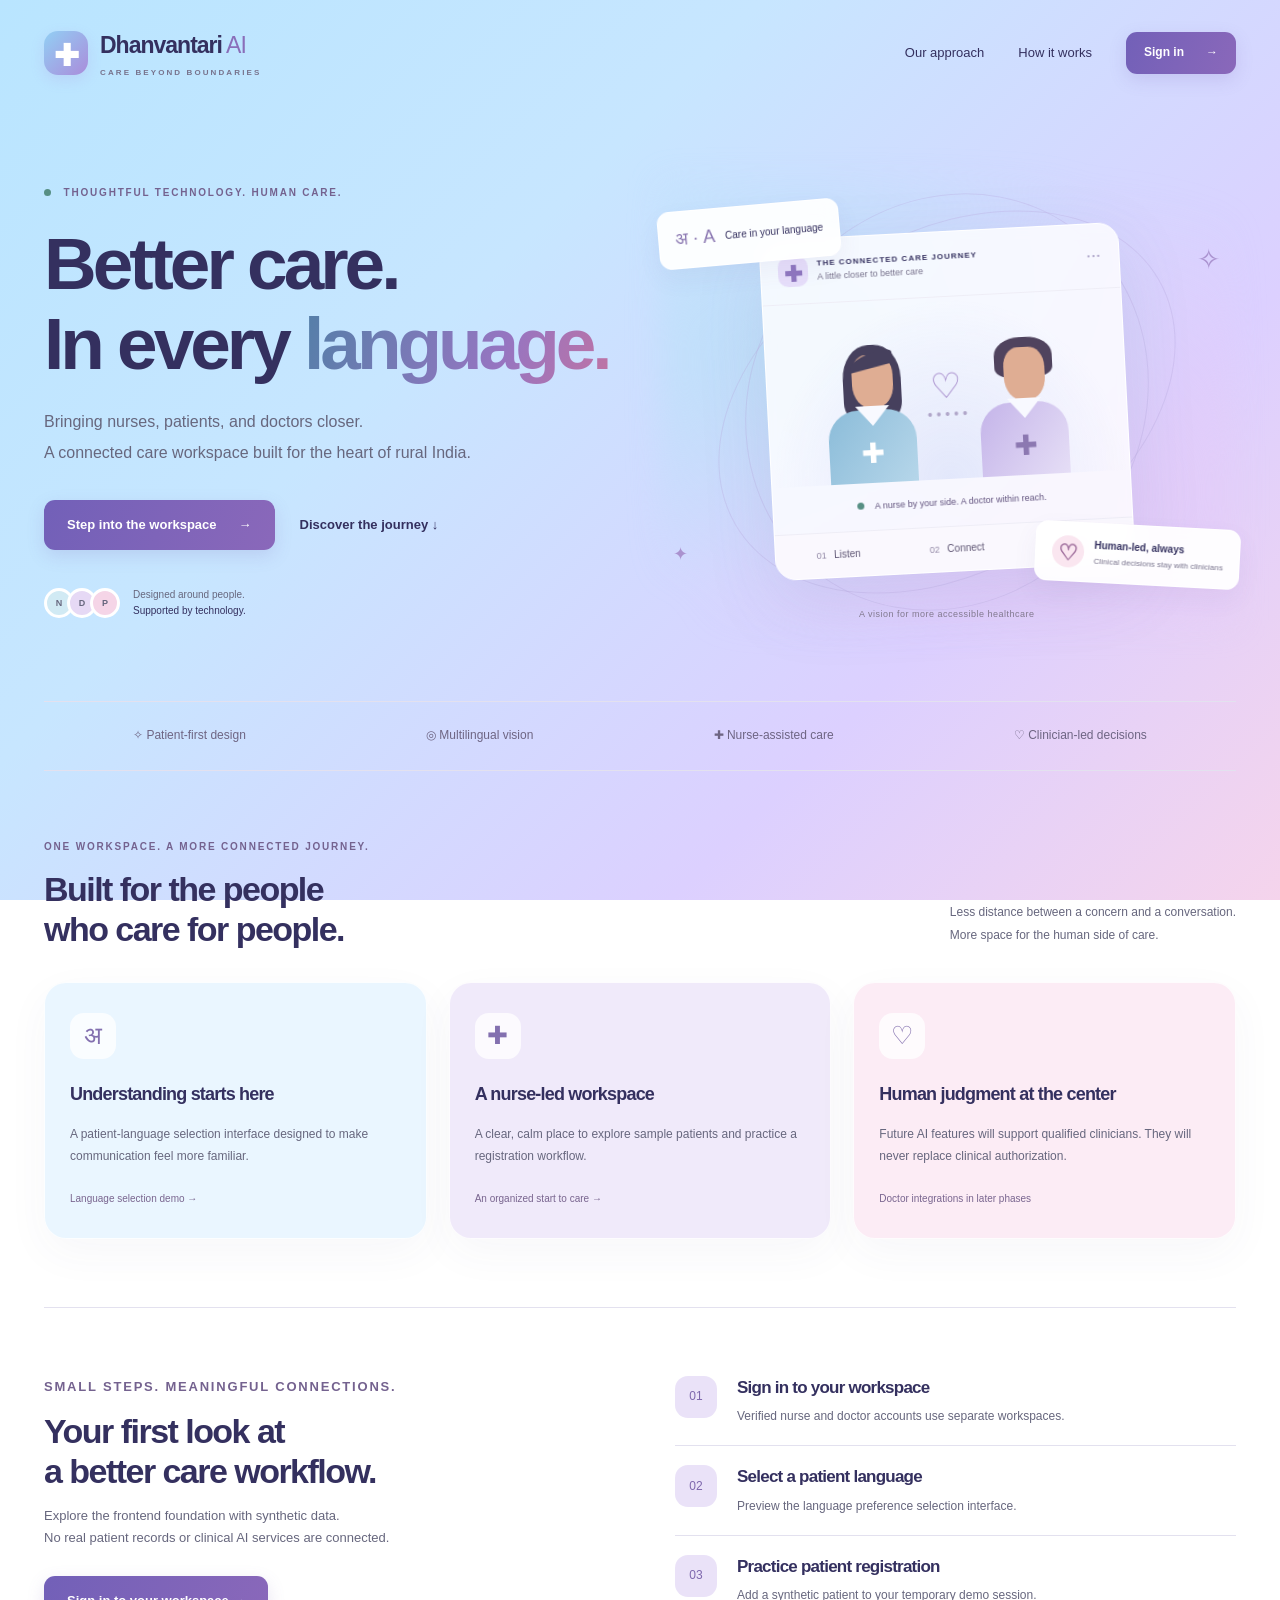
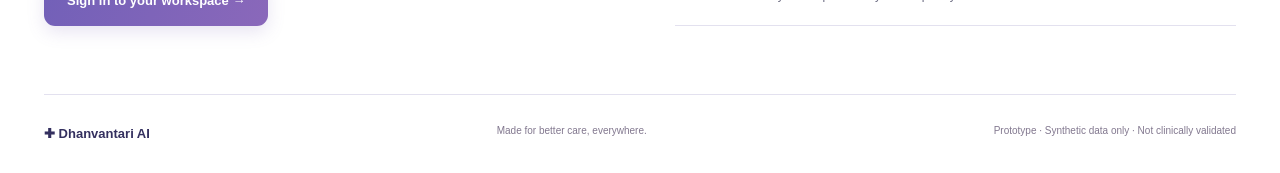
<file: frontend/index.html>
<!doctype html>
<html lang="en">
  <head>
    <meta charset="utf-8" />
    <meta name="viewport" content="width=device-width,initial-scale=1" />
    <meta name="theme-color" content="#EAF6FF" />
    <title>Care beyond boundaries · Dhanvantari AI</title>
    <link rel="icon" href="assets/favicon.svg" type="image/svg+xml" />
    <link rel="stylesheet" href="assets/css/styles.css" />
    <script type="module" src="assets/js/app.js"></script>
  </head>
  <body>
    <a class="skip-link" href="#main">Skip to content</a>
    <header class="header">
      <a class="brand" href="index.html"
        ><span class="brand-icon">✚</span
        ><span
          >Dhanvantari<span class="brand-ai"> AI</span
          ><small>CARE BEYOND BOUNDARIES</small></span
        ></a
      ><button
        class="menu-toggle"
        aria-label="Toggle navigation"
        aria-expanded="false"
        aria-controls="navigation"
      >
        ☰
      </button>
      <nav id="navigation" aria-label="Main navigation">
        <a href="index.html#approach">Our approach</a
        ><a href="index.html#journey">How it works</a
        ><a href="login.html" class="button small"
          >Sign in <span aria-hidden="true">→</span></a
        >
      </nav>
    </header>
    <main id="main">
      <section class="hero">
        <div class="hero-copy">
          <div class="eyebrow">
            <span class="status-dot"></span> THOUGHTFUL TECHNOLOGY. HUMAN CARE.
          </div>
          <h1>
            Better care.<br />In every
            <span class="gradient-text">language.</span>
          </h1>
          <p class="lead">
            Bringing nurses, patients, and doctors closer.<br />A connected care
            workspace built for the heart of rural India.
          </p>
          <div class="hero-actions">
            <a class="button" href="login.html"
              >Step into the workspace <span aria-hidden="true">→</span></a
            ><a class="secondary-link" href="#journey"
              >Discover the journey <span aria-hidden="true">↓</span></a
            >
          </div>
          <div class="hero-note">
            <span class="avatar-stack"><b>N</b><b>D</b><b>P</b></span
            ><span
              >Designed around people.<br /><strong
                >Supported by technology.</strong
              ></span
            >
          </div>
        </div>
        <div
          class="hero-art"
          aria-label="Illustration of a connected nurse and doctor care workspace"
        >
          <div class="orbit orbit-one"></div>
          <div class="orbit orbit-two"></div>
          <span class="spark spark-one">✧</span
          ><span class="spark spark-two">✦</span>
          <div class="floating-chip language-chip">
            <span>अ · A</span> Care in your language
          </div>
          <div class="care-preview">
            <div class="preview-top">
              <span class="mini-icon">✚</span
              ><span
                >THE CONNECTED CARE JOURNEY<small
                  >A little closer to better care</small
                ></span
              ><span class="dots">•••</span>
            </div>
            <div class="people-illustration">
              <div class="person nurse">
                <div class="hair"></div>
                <div class="face"></div>
                <div class="uniform">✚</div>
              </div>
              <div class="connection">♡<span>• • • • •</span></div>
              <div class="person doctor">
                <div class="hair"></div>
                <div class="face"></div>
                <div class="uniform">✚</div>
              </div>
            </div>
            <div class="preview-caption">
              <span class="status-dot"></span> A nurse by your side. A doctor
              within reach.
            </div>
            <div class="preview-steps">
              <span>01 <b>Listen</b></span
              ><span>02 <b>Connect</b></span
              ><span>03 <b>Care</b></span>
            </div>
          </div>
          <div class="floating-chip clinician-chip">
            <span class="round-icon">♡</span>
            <div>
              Human-led, always<small
                >Clinical decisions stay with clinicians</small
              >
            </div>
          </div>
          <div class="art-label">A vision for more accessible healthcare</div>
        </div>
      </section>
      <section class="values-strip" aria-label="Our principles">
        <span>✧ Patient-first design</span><span>◎ Multilingual vision</span
        ><span>✚ Nurse-assisted care</span
        ><span>♡ Clinician-led decisions</span>
      </section>
      <section class="section" id="approach">
        <div class="section-heading">
          <div>
            <p class="eyebrow">ONE WORKSPACE. A MORE CONNECTED JOURNEY.</p>
            <h2>Built for the people<br />who care for people.</h2>
          </div>
          <p>
            Less distance between a concern and a conversation.<br />More space
            for the human side of care.
          </p>
        </div>
        <div class="feature-grid">
          <article class="feature-card blue">
            <span class="feature-icon">अ</span>
            <h3>Understanding starts here</h3>
            <p>
              A patient-language selection interface designed to make
              communication feel more familiar.
            </p>
            <span class="card-foot">Language selection demo →</span>
          </article>
          <article class="feature-card lavender">
            <span class="feature-icon">✚</span>
            <h3>A nurse-led workspace</h3>
            <p>
              A clear, calm place to explore sample patients and practice a
              registration workflow.
            </p>
            <span class="card-foot">An organized start to care →</span>
          </article>
          <article class="feature-card pink">
            <span class="feature-icon">♡</span>
            <h3>Human judgment at the center</h3>
            <p>
              Future AI features will support qualified clinicians. They will
              never replace clinical authorization.
            </p>
            <span class="card-foot">Doctor integrations in later phases</span>
          </article>
        </div>
      </section>
      <section class="journey section" id="journey">
        <div>
          <p class="eyebrow">SMALL STEPS. MEANINGFUL CONNECTIONS.</p>
          <h2>Your first look at<br />a better care workflow.</h2>
          <p>
            Explore the frontend foundation with synthetic data.<br />No real
            patient records or clinical AI services are connected.
          </p>
          <a class="button" href="login.html">Sign in to your workspace →</a>
        </div>
        <ol class="journey-list">
          <li>
            <span>01</span>
            <div>
              <h3>Sign in to your workspace</h3>
              <p>Verified nurse and doctor accounts use separate workspaces.</p>
            </div>
          </li>
          <li>
            <span>02</span>
            <div>
              <h3>Select a patient language</h3>
              <p>Preview the language preference selection interface.</p>
            </div>
          </li>
          <li>
            <span>03</span>
            <div>
              <h3>Practice patient registration</h3>
              <p>Add a synthetic patient to your temporary demo session.</p>
            </div>
          </li>
        </ol>
      </section>
    </main>
    <footer>
      <a class="footer-brand" href="index.html">✚ Dhanvantari AI</a
      ><span>Made for better care, everywhere.</span
      ><span>Prototype · Synthetic data only · Not clinically validated</span>
    </footer>
    <div class="toast" role="status" aria-live="polite" hidden></div>
  </body>
</html>
</file>
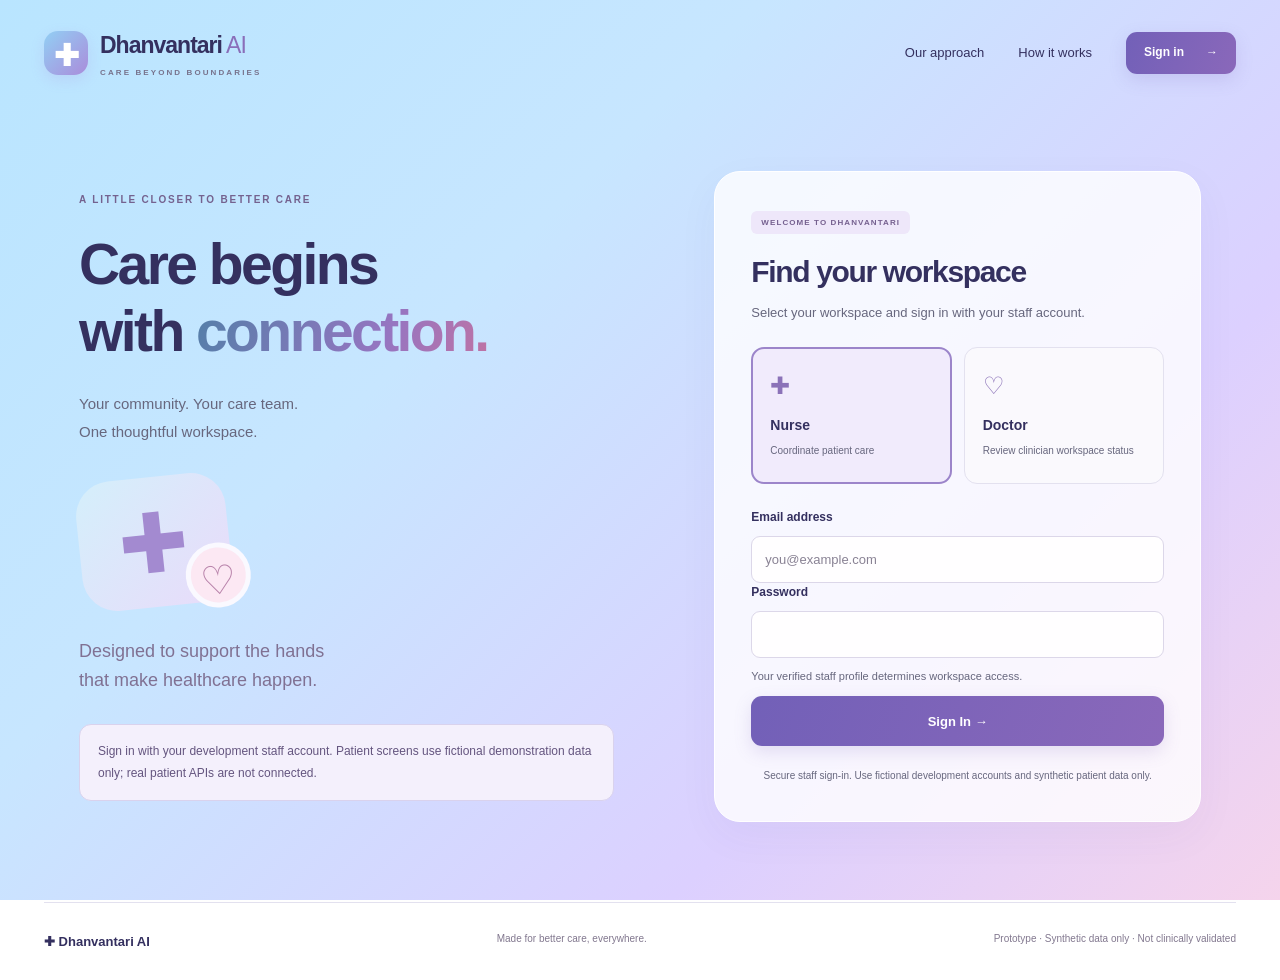
<file: frontend/login.html>
<!doctype html>
<html lang="en">
  <head>
    <meta charset="utf-8" />
    <meta name="viewport" content="width=device-width,initial-scale=1" />
    <meta name="theme-color" content="#EAF6FF" />
    <title>Welcome back · Dhanvantari AI</title>
    <link rel="icon" href="assets/favicon.svg" type="image/svg+xml" />
    <link rel="stylesheet" href="assets/css/styles.css" />
    <script type="module" src="assets/js/app.js"></script>
  </head>
  <body>
    <a class="skip-link" href="#main">Skip to content</a>
    <header class="header">
      <a class="brand" href="index.html"
        ><span class="brand-icon">✚</span
        ><span
          >Dhanvantari<span class="brand-ai"> AI</span
          ><small>CARE BEYOND BOUNDARIES</small></span
        ></a
      ><button
        class="menu-toggle"
        aria-label="Toggle navigation"
        aria-expanded="false"
        aria-controls="navigation"
      >
        ☰
      </button>
      <nav id="navigation" aria-label="Main navigation">
        <a href="index.html#approach">Our approach</a
        ><a href="index.html#journey">How it works</a
        ><a href="login.html" class="button small"
          >Sign in <span aria-hidden="true">→</span></a
        >
      </nav>
    </header>
    <main id="main">
      <section class="auth-layout">
        <div class="auth-story">
          <p class="eyebrow">A LITTLE CLOSER TO BETTER CARE</p>
          <h1>
            Care begins<br />with <span class="gradient-text">connection.</span>
          </h1>
          <p class="lead">
            Your community. Your care team.<br />One thoughtful workspace.
          </p>
          <div class="story-symbol" aria-hidden="true">✚<span>♡</span></div>
          <blockquote>
            Designed to support the hands<br />that make healthcare happen.
          </blockquote>
          <div class="notice">
            Sign in with your development staff account. Patient screens use
            fictional demonstration data only; real patient APIs are not connected.
          </div>
        </div>
        <div class="auth-card">
          <span class="pill">WELCOME TO DHANVANTARI</span>
          <h2>Find your workspace</h2>
          <p>Select your workspace and sign in with your staff account.</p>
          <div class="role-picker" role="group" aria-label="Workspace">
            <button
              class="role-option selected"
              data-role="nurse"
              aria-pressed="true"
            >
              <span>✚</span><strong>Nurse</strong
              ><small>Coordinate patient care</small></button
            ><button
              class="role-option"
              data-role="doctor"
              aria-pressed="false"
            >
              <span>♡</span><strong>Doctor</strong
              ><small>Review clinician workspace status</small>
            </button>
          </div>
          <form id="login-form">
            <label for="login-email">Email address</label>
            <input id="login-email" name="email" type="email" required
              autocomplete="username" maxlength="254" placeholder="you@example.com" />
            <label for="login-password">Password</label>
            <input id="login-password" name="password" type="password" required
              autocomplete="current-password" maxlength="1024" />
            <p class="input-help">Your verified staff profile determines workspace access.</p>
            <p id="login-error" class="error" role="alert" hidden></p>
            <button class="button full" type="submit" id="login-submit">Sign In →</button>
          </form>
          <button class="text-button" id="login-logout" data-logout hidden>Retry sign out →</button>
          <p class="auth-foot">
            Secure staff sign-in. Use fictional development accounts and synthetic
            patient data only.
          </p>
        </div>
      </section>
    </main>
    <footer>
      <a class="footer-brand" href="index.html">✚ Dhanvantari AI</a
      ><span>Made for better care, everywhere.</span
      ><span>Prototype · Synthetic data only · Not clinically validated</span>
    </footer>
    <div class="toast" role="status" aria-live="polite" hidden></div>
  </body>
</html>
</file>
<file: frontend/assets/css/styles.css>
:root {
  --sky: #91d5f7;
  --purple: #a88be8;
  --lavender: #d5c5fa;
  --pink: #f3b4d7;
  --text: #34305f;
  --blue-text: #263c63;
  --muted: #67677e;
  --primary: #6950a4;
  --border: #e3e1ef;
  --shadow: 0 14px 44px #51457c0b;
  --radius: 22px;
}
* {
  box-sizing: border-box;
}
html {
  scroll-behavior: smooth;
  scroll-padding-top: 28px;
}
body {
  margin: 0;
  background: linear-gradient(115deg, #f5fbff 0%, #faf8ff 55%, #fff7fb 100%);
  color: var(--text);
  font-family: Inter, "Segoe UI", Arial, sans-serif;
  font-size: 15px;
  line-height: 1.65;
}
a {
  color: inherit;
  text-decoration: none;
}
button,
input,
select,
textarea {
  font: inherit;
}
button,
a,
input,
select,
textarea {
  -webkit-tap-highlight-color: transparent;
}
button {
  cursor: pointer;
}
button:disabled {
  cursor: not-allowed;
  opacity: 0.48;
}
button,
input,
select,
textarea {
  color: var(--text);
}
a,
button {
  touch-action: manipulation;
}
h1,
h2,
h3,
p {
  margin-top: 0;
}
h1,
h2,
h3 {
  line-height: 1.18;
  letter-spacing: -0.045em;
}
h1 {
  font-size: clamp(36px, 4.3vw, 62px);
  font-weight: 650;
  margin-bottom: 24px;
}
h2 {
  font-size: 34px;
  font-weight: 620;
  margin-bottom: 14px;
}
h3 {
  font-size: 20px;
  font-weight: 600;
}
p {
  color: var(--muted);
}
:focus-visible {
  outline: 3px solid #7360bc;
  outline-offset: 5px;
}
button {
  border: 0;
}
header,
main,
footer {
  width: min(1200px, calc(100% - 88px));
  margin: auto;
}
.header {
  height: 106px;
  display: flex;
  align-items: center;
  justify-content: space-between;
  gap: 24px;
}
.brand {
  display: flex;
  align-items: center;
  gap: 12px;
  font-size: 23px;
  font-weight: 700;
  letter-spacing: -1px;
}
.brand-icon {
  display: grid;
  place-items: center;
  width: 44px;
  height: 44px;
  background: linear-gradient(135deg, #92cff4, #aa8cdb);
  color: white;
  font-size: 30px;
  border-radius: 14px;
  box-shadow: 0 5px 14px #aa8cdb33;
}
.brand-ai {
  color: #8a6eb9;
  font-weight: 450;
}
.brand small {
  display: block;
  font-size: 8px;
  letter-spacing: 2.1px;
  font-weight: 600;
  color: #77728c;
  margin-top: 1px;
}
.header nav {
  display: flex;
  align-items: center;
  gap: 34px;
  font-size: 13px;
}
.header nav a:not(.button):hover {
  color: var(--primary);
}
.button {
  display: inline-flex;
  align-items: center;
  justify-content: center;
  gap: 22px;
  min-height: 50px;
  padding: 13px 23px;
  border-radius: 11px;
  background: linear-gradient(110deg, #7260b8, #8a68ba);
  box-shadow: 0 6px 17px #7760b32b;
  color: #fff;
  font-size: 13px;
  font-weight: 600;
  transition:
    transform 0.18s,
    box-shadow 0.18s;
}
.button:hover:not(:disabled) {
  transform: translateY(-2px);
  box-shadow: 0 8px 22px #7760b344;
}
.button.small {
  min-height: 42px;
  font-size: 12px;
  padding: 9px 18px;
}
.button.full {
  width: 100%;
}
.menu-toggle {
  display: none;
  background: #eee8fc;
  padding: 8px 12px;
  border-radius: 9px;
  font-size: 23px;
}
.secondary-link {
  font-size: 13px;
  font-weight: 600;
}
.secondary-link:hover {
  text-decoration: underline;
}
.eyebrow {
  font-size: 10px;
  letter-spacing: 1.8px;
  font-weight: 700;
  color: #74628f;
  margin-bottom: 23px;
}
.status-dot {
  display: inline-block;
  width: 7px;
  height: 7px;
  border-radius: 50%;
  background: #578f84;
  margin-right: 8px;
}
.hero {
  display: grid;
  grid-template-columns: 1fr 1fr;
  align-items: center;
  gap: 35px;
  padding: 72px 0 75px;
}
.hero h1 {
  font-size: clamp(48px, 5.7vw, 78px);
  line-height: 1.09;
  letter-spacing: -4px;
  margin-top: 18px;
}
.gradient-text {
  color: #8164b1;
  background: linear-gradient(110deg, #537fa8, #9675c1 65%, #bf73a4);
  background-clip: text;
  -webkit-text-fill-color: transparent;
}
.lead {
  font-size: 16px;
  line-height: 1.9;
  max-width: 460px;
}
.hero-actions {
  display: flex;
  gap: 25px;
  align-items: center;
  margin-top: 32px;
}
.hero-note {
  display: flex;
  gap: 13px;
  align-items: center;
  font-size: 10px;
  line-height: 1.6;
  color: var(--muted);
  margin-top: 37px;
}
.hero-note strong {
  font-weight: 500;
  color: var(--text);
}
.avatar-stack {
  display: flex;
  padding-right: 7px;
}
.avatar-stack b {
  width: 30px;
  height: 30px;
  border-radius: 50%;
  border: 3px solid white;
  display: grid;
  place-items: center;
  font-size: 9px;
  background: #e6d9f5;
  margin-right: -7px;
}
.avatar-stack b:first-child {
  background: #d1eaf4;
}
.avatar-stack b:last-child {
  background: #f5d5e7;
}
.hero-art {
  height: 448px;
  position: relative;
  display: flex;
  align-items: center;
  justify-content: center;
  isolation: isolate;
}
.hero-art:before {
  content: "";
  position: absolute;
  width: 100%;
  height: 100%;
  background:
    radial-gradient(ellipse at 25% 40%, #b5e1f7aa, transparent 64%),
    radial-gradient(ellipse at 70% 70%, #e4c9f7aa, transparent 70%);
  filter: blur(15px);
  z-index: -1;
}
.orbit {
  position: absolute;
  border: 1px solid #b6a8dd55;
  border-radius: 50%;
  transform: rotate(-30deg);
  width: 490px;
  height: 340px;
  z-index: -1;
}
.orbit-two {
  transform: rotate(35deg);
  height: 430px;
  width: 390px;
}
.care-preview {
  background: #ffffffcf;
  backdrop-filter: blur(8px);
  border: 1px solid #ffffff;
  border-radius: 21px;
  width: 360px;
  box-shadow: 0 24px 70px #6e78a820;
  transform: rotate(-3deg);
  overflow: hidden;
}
.preview-top {
  display: flex;
  align-items: center;
  gap: 9px;
  padding: 17px;
  border-bottom: 1px solid #eeedf6;
  font-size: 8px;
  letter-spacing: 1px;
  font-weight: 700;
}
.mini-icon {
  display: grid;
  place-items: center;
  width: 30px;
  height: 30px;
  border-radius: 10px;
  background: #e6defa;
  color: #8e76bf;
  font-size: 22px;
}
.preview-top small {
  display: block;
  font-size: 9px;
  font-weight: 400;
  letter-spacing: 0;
  color: #77728c;
}
.dots {
  margin-left: auto;
  letter-spacing: 2px;
  color: #aaa0c7;
}
.people-illustration {
  height: 182px;
  display: flex;
  align-items: end;
  justify-content: center;
  gap: 12px;
  background: radial-gradient(ellipse at bottom, #e2e7fb, transparent 70%);
  padding: 12px 12px 0;
}
.person {
  height: 146px;
  width: 88px;
  position: relative;
  overflow: hidden;
}
.face {
  position: absolute;
  top: 18px;
  left: 26px;
  width: 41px;
  height: 53px;
  background: #dfad93;
  border-radius: 35% 38% 42% 44%;
  z-index: 2;
}
.hair {
  position: absolute;
  top: 8px;
  left: 17px;
  width: 58px;
  height: 76px;
  background: #46405d;
  border-radius: 45% 45% 25% 25%;
  z-index: 1;
}
.nurse .face:before {
  content: "";
  position: absolute;
  background: #46405d;
  width: 44px;
  height: 15px;
  top: -2px;
  left: -2px;
  border-radius: 80% 30% 0 0;
  transform: rotate(-12deg);
}
.uniform {
  position: absolute;
  top: 73px;
  background: linear-gradient(125deg, #8bbcd9, #b9d8eb);
  border-radius: 30px 30px 0 0;
  width: 88px;
  height: 88px;
  text-align: center;
  padding-top: 21px;
  color: #fff;
  font-size: 28px;
  z-index: 3;
}
.uniform:before {
  content: "";
  position: absolute;
  top: -4px;
  left: 28px;
  width: 34px;
  height: 20px;
  background: #f8f9ff;
  clip-path: polygon(0 0, 50% 100%, 100% 0);
}
.doctor .hair {
  height: 40px;
  background: #50435e;
}
.doctor .uniform {
  background: linear-gradient(125deg, #c4b4e9, #e8e1f7);
  color: #8c78b1;
}
.connection {
  align-self: center;
  font-size: 35px;
  color: #a58acb;
  line-height: 1;
  text-align: center;
}
.connection span {
  display: block;
  font-size: 14px;
  color: #b0a6c9;
  margin-top: 4px;
}
.preview-caption {
  padding: 16px 4px;
  font-size: 9px;
  text-align: center;
  color: #62537e;
}
.preview-steps {
  display: flex;
  justify-content: space-around;
  background: #faf8fe;
  border-top: 1px solid #eeedf6;
  padding: 14px 6px;
  font-size: 9px;
  color: #9187a5;
}
.preview-steps b {
  font-size: 10px;
  color: #5f5674;
  margin-left: 5px;
  font-weight: 500;
}
.floating-chip {
  position: absolute;
  background: #fffffff0;
  border: 1px solid white;
  box-shadow: 0 10px 25px #62528910;
  border-radius: 12px;
  display: flex;
  align-items: center;
  gap: 10px;
  font-size: 10px;
  z-index: 3;
  padding: 13px 16px;
  backdrop-filter: blur(10px);
}
.language-chip {
  top: 27px;
  left: 0;
  transform: rotate(-5deg);
}
.language-chip > span {
  font-size: 18px;
  color: #8875b0;
}
.clinician-chip {
  bottom: 41px;
  right: -4px;
  transform: rotate(3deg);
  font-weight: 600;
}
.clinician-chip small {
  display: block;
  font-size: 8px;
  font-weight: 400;
  color: #77728c;
}
.round-icon {
  border-radius: 50%;
  width: 32px;
  height: 32px;
  display: grid;
  place-items: center;
  color: #9f6e9c;
  background: #fae6f0;
  font-size: 22px;
}
.art-label {
  position: absolute;
  bottom: 4px;
  font-size: 9px;
  color: #82798f;
  letter-spacing: 0.5px;
}
.spark {
  position: absolute;
  color: #aa92cf;
  font-size: 28px;
}
.spark-one {
  right: 16px;
  top: 59px;
}
.spark-two {
  left: 15px;
  bottom: 56px;
  font-size: 18px;
}
.values-strip {
  display: flex;
  justify-content: space-around;
  gap: 18px;
  border-top: 1px solid var(--border);
  border-bottom: 1px solid var(--border);
  padding: 24px 8px;
  color: #6e6583;
  font-size: 12px;
}
.section {
  padding: 68px 0;
}
.section-heading {
  display: flex;
  align-items: end;
  justify-content: space-between;
  gap: 24px;
  margin-bottom: 32px;
}
.section-heading h2 {
  margin-bottom: 0;
}
.section-heading p:not(.eyebrow) {
  font-size: 12px;
  line-height: 1.9;
  margin: 0 0 3px;
}
.section .eyebrow {
  margin-bottom: 14px;
}
.feature-grid {
  display: grid;
  grid-template-columns: repeat(3, 1fr);
  gap: 22px;
}
.feature-card {
  border: 1px solid #ffffffd9;
  border-radius: var(--radius);
  padding: 30px 25px;
  box-shadow: var(--shadow);
}
.blue {
  background: #eaf6ff;
}
.lavender {
  background: #f0eafa;
}
.pink {
  background: #fcecf5;
}
.feature-icon {
  width: 46px;
  height: 46px;
  border-radius: 14px;
  background: #ffffffc9;
  display: grid;
  place-items: center;
  font-size: 25px;
  color: #8370af;
  margin-bottom: 25px;
}
.feature-card h3 {
  font-size: 18px;
}
.feature-card p {
  font-size: 12px;
  line-height: 1.85;
}
.card-foot {
  display: block;
  font-size: 10px;
  margin-top: 24px;
  color: #79658f;
}
.journey {
  display: grid;
  grid-template-columns: 1fr 1fr;
  gap: 70px;
  border-top: 1px solid var(--border);
}
.journey p {
  font-size: 13px;
}
.journey .button {
  margin-top: 15px;
}
.journey-list {
  list-style: none;
  margin: 0;
  padding: 0;
}
.journey-list li {
  display: flex;
  gap: 20px;
  padding: 19px 0;
  border-bottom: 1px solid var(--border);
}
.journey-list li:first-child {
  padding-top: 0;
}
.journey-list li > span {
  background: #eae2f8;
  border-radius: 13px;
  width: 42px;
  height: 42px;
  display: grid;
  place-items: center;
  flex-shrink: 0;
  font-size: 12px;
  color: #7e67ad;
}
.journey-list h3 {
  font-size: 17px;
  margin: 2px 0 9px;
}
.journey-list p {
  margin: 0;
  font-size: 12px;
}
footer {
  display: flex;
  justify-content: space-between;
  gap: 20px;
  border-top: 1px solid var(--border);
  padding: 28px 0;
  font-size: 10px;
  color: #82788f;
}
.footer-brand {
  font-weight: 650;
  color: var(--text);
  font-size: 13px;
}
.skip-link {
  position: absolute;
  top: -100px;
  left: 20px;
  background: white;
  padding: 10px;
  z-index: 20;
}
.skip-link:focus {
  top: 10px;
}
.auth-layout {
  display: grid;
  grid-template-columns: 1.1fr 1fr;
  gap: 100px;
  padding: 65px 35px 80px;
  align-items: center;
}
.auth-story h1 {
  font-size: 57px;
}
.auth-story .lead {
  font-size: 15px;
}
.story-symbol {
  position: relative;
  display: grid;
  place-items: center;
  font-size: 83px;
  width: 150px;
  height: 130px;
  background: linear-gradient(135deg, #d4effb, #e9dbfa);
  border-radius: 35px;
  color: #a38ad0;
  margin: 30px 0;
  transform: rotate(-6deg);
}
.story-symbol span {
  position: absolute;
  font-size: 40px;
  right: -18px;
  bottom: -7px;
  background: #fce8f3;
  border: 5px solid #faf9ff;
  border-radius: 50%;
  width: 65px;
  height: 65px;
  text-align: center;
  color: #b781a9;
}
.auth-story blockquote {
  margin: 0 0 28px;
  font-size: 18px;
  color: #807193;
}
.notice {
  padding: 16px 18px;
  border: 1px solid #d9d2ed;
  background: #f4f0fc;
  border-radius: 12px;
  color: #64557f;
  font-size: 12px;
  line-height: 1.8;
}
.notice p {
  margin: 6px 0;
  color: inherit;
}
.notice a {
  text-decoration: underline;
}
.notice.compact {
  padding: 12px 16px;
  margin-bottom: 24px;
}
.auth-card {
  background: #ffffffcf;
  border: 1px solid white;
  box-shadow: var(--shadow);
  padding: 36px;
  border-radius: 26px;
}
.pill {
  display: inline-block;
  background: #eee7fa;
  color: #75608f;
  font-size: 8px;
  letter-spacing: 1.1px;
  font-weight: 700;
  padding: 5px 10px;
  border-radius: 6px;
}
.auth-card h2 {
  font-size: 30px;
  margin: 20px 0 12px;
}
.auth-card > p {
  font-size: 13px;
}
.role-picker {
  display: grid;
  grid-template-columns: 1fr 1fr;
  gap: 12px;
  margin: 24px 0;
}
.role-option {
  background: #faf9fd;
  border: 1px solid var(--border);
  border-radius: 13px;
  display: flex;
  flex-direction: column;
  align-items: start;
  padding: 18px;
  text-align: left;
  min-height: 137px;
}
.role-option.selected {
  background: #f1ebfc;
  border: 2px solid #9c85ca;
  padding: 17px;
}
.role-option > span {
  font-size: 24px;
  color: #8b72b8;
  margin-bottom: 8px;
}
.role-option strong {
  font-size: 14px;
}
.role-option small {
  font-size: 10px;
  color: var(--muted);
  margin-top: 6px;
}
.auth-foot {
  font-size: 10px !important;
  text-align: center;
  margin: 22px 0 0;
}
.input-help {
  font-size: 11px;
  line-height: 1.7;
  margin-top: 9px;
}
.optional {
  color: #746b83;
  font-weight: 400;
}
label {
  font-size: 12px;
  font-weight: 600;
  display: block;
  margin-bottom: 8px;
}
input:not([type="checkbox"]),
select,
textarea {
  display: block;
  width: 100%;
  background: #fffeff;
  border: 1px solid #dcd7e9;
  border-radius: 9px;
  min-height: 47px;
  padding: 11px 13px;
  font-size: 13px;
}
input::placeholder,
textarea::placeholder {
  color: #898294;
}
textarea {
  resize: vertical;
}
input:focus,
select:focus,
textarea:focus {
  outline: 2px solid #ac96d6;
  outline-offset: 2px;
}
.workspace-bar {
  width: min(1200px, calc(100% - 88px));
  margin: 0 auto;
  display: flex;
  gap: 20px;
  align-items: center;
  border-top: 1px solid var(--border);
  border-bottom: 1px solid var(--border);
  padding: 14px 0;
  font-size: 11px;
}
.workspace-bar > span:first-child {
  margin-right: auto;
}
.divider {
  margin: 0 12px;
  color: #aea3bf;
}
.demo-badge {
  font-size: 9px;
  color: #79618d;
  letter-spacing: 1px;
}
.text-button {
  font-size: 11px;
  background: transparent;
  padding: 5px;
}
.text-button:hover {
  text-decoration: underline;
}
.page-content {
  padding: 44px 0 65px;
  min-height: 70vh;
}
.narrow {
  max-width: 900px;
  margin: auto;
}
.page-title {
  margin-bottom: 30px;
}
.page-title h1 {
  font-size: 38px;
  letter-spacing: -1.5px;
  margin-bottom: 12px;
}
.page-title p {
  font-size: 13px;
}
.page-title .eyebrow {
  font-size: 9px;
  margin-bottom: 15px;
}
.centered {
  text-align: center;
}
.centered .pill {
  margin-bottom: 20px;
}
.language-grid {
  display: grid;
  grid-template-columns: repeat(4, 1fr);
  gap: 18px;
  margin-top: 28px;
}
.language-option {
  background: #ffffffc4;
  border: 1px solid var(--border);
  border-radius: 17px;
  min-height: 155px;
  display: flex;
  flex-direction: column;
  align-items: center;
  justify-content: center;
  position: relative;
  transition:
    background 0.2s,
    transform 0.2s;
}
.language-option:hover {
  transform: translateY(-3px);
  background: #f1eafa;
}
.language-option.selected {
  border: 2px solid #9580be;
  background: #eee7fa;
}
.language-glyph {
  font-size: 28px;
  color: #8873b0;
  margin-bottom: 8px;
}
.language-option strong {
  font-size: 15px;
  font-weight: 600;
}
.language-option small {
  color: var(--muted);
  font-size: 11px;
  margin-top: 5px;
}
.selection-mark {
  display: none;
  position: absolute;
  right: 12px;
  top: 9px;
  color: #75609d;
}
.selected .selection-mark {
  display: block;
}
.language-bottom {
  display: flex;
  justify-content: space-between;
  align-items: center;
  margin-top: 30px;
  gap: 20px;
}
.language-bottom p {
  font-size: 13px;
  margin: 0;
}
.dashboard-title {
  display: flex;
  justify-content: space-between;
  align-items: center;
  gap: 24px;
}
.dashboard-title h1 {
  font-size: 35px;
}
.wave {
  color: #a08bc5;
}
.stats-grid {
  display: grid;
  grid-template-columns: repeat(4, 1fr);
  gap: 18px;
  margin: 26px 0;
}
.stat {
  position: relative;
  background: #ffffffc9;
  border: 1px solid #fff;
  border-radius: 17px;
  padding: 22px;
  box-shadow: var(--shadow);
}
.stat p {
  font-size: 11px;
  margin: 0 0 8px;
}
.stat strong {
  display: block;
  font-size: 31px;
  line-height: 1.35;
  margin-bottom: 8px;
  font-weight: 600;
}
.stat strong.language-stat {
  font-size: 20px;
  line-height: 2.1;
}
.stat small,
.stat a {
  font-size: 10px;
  color: #776b88;
}
.stat a {
  text-decoration: underline;
}
.stat-icon {
  position: absolute;
  right: 17px;
  top: 17px;
  width: 29px;
  height: 29px;
  text-align: center;
  border-radius: 8px;
  font-size: 18px;
  color: #8c76b0;
}
.dashboard-grid {
  display: grid;
  grid-template-columns: minmax(0, 2.2fr) minmax(0, 1fr);
  gap: 24px;
}
.panel {
  background: #ffffffcc;
  border: 1px solid #fff;
  border-radius: 20px;
  box-shadow: var(--shadow);
  padding: 27px;
}
.panel-heading {
  display: flex;
  justify-content: space-between;
  gap: 14px;
  align-items: start;
  margin-bottom: 18px;
}
.panel h2 {
  font-size: 22px;
  letter-spacing: -0.6px;
}
.panel-heading p {
  font-size: 11px;
  margin: 0;
}
.panel-heading .pill {
  white-space: nowrap;
}
.search-label {
  font-size: 10px;
  color: var(--muted);
}
.table-scroll {
  overflow-x: auto;
}
table {
  width: 100%;
  border-collapse: collapse;
  font-size: 11px;
  margin-top: 20px;
  text-align: left;
}
th {
  font-weight: 500;
  font-size: 10px;
  color: #81758d;
  background: #faf8fd;
}
td,
th {
  padding: 16px 10px;
  border-bottom: 1px solid #f0ecf5;
  white-space: nowrap;
}
td:first-child {
  font-weight: 600;
}
.record-badge {
  font-size: 9px;
  background: #f0ebfa;
  color: #79628e;
  padding: 4px 7px;
  border-radius: 5px;
}
.next-panel {
  background: linear-gradient(145deg, #edf6ff, #f0e9fc 65%, #fceef6);
}
.next-panel .eyebrow {
  font-size: 8px;
}
.next-panel p {
  font-size: 12px;
}
.next-panel h2 {
  font-size: 26px;
  line-height: 1.3;
}
.next-panel .button {
  font-size: 10px;
  padding: 12px 9px;
  gap: 5px;
}
.next-divider {
  border-top: 1px solid #ded5ef;
  margin: 25px 0;
}
.next-panel h3 {
  font-size: 14px;
}
.roadmap-list {
  padding-left: 17px;
  font-size: 11px;
  color: var(--muted);
  line-height: 2.3;
  margin-bottom: 22px;
}
.registration-layout {
  display: grid;
  grid-template-columns: minmax(0, 2fr) minmax(0, 1fr);
  gap: 28px;
}
.form-grid {
  display: grid;
  grid-template-columns: 1fr 1fr;
  gap: 22px 20px;
}
.wide {
  grid-column: 1/-1;
}
.checkbox-label {
  display: flex;
  align-items: start;
  gap: 10px;
  font-weight: 400;
  margin-top: 25px;
  line-height: 1.8;
}
.checkbox-label input {
  accent-color: #8470b5;
  width: 18px;
  height: 18px;
  flex-shrink: 0;
  margin-top: 2px;
}
.form-actions {
  display: flex;
  align-items: center;
  justify-content: space-between;
  gap: 16px;
  border-top: 1px solid var(--border);
  padding-top: 24px;
  margin-top: 24px;
}
.registration-note {
  background: linear-gradient(145deg, #eaf6ff, #f4eeff 70%, #fcebf4);
  position: sticky;
  top: 24px;
}
.registration-note h2 {
  font-size: 29px;
  line-height: 1.25;
}
.registration-note p {
  font-size: 12px;
}
.simple-steps {
  font-size: 12px;
  color: #79668f;
  line-height: 2.8;
  padding-left: 20px;
  margin: 24px 0;
}
.toast {
  position: fixed;
  bottom: 24px;
  left: 50%;
  transform: translateX(-50%);
  background: #50406e;
  color: white;
  border-radius: 12px;
  padding: 14px 24px;
  font-size: 13px;
  box-shadow: 0 10px 30px #34305f22;
  max-width: 90vw;
  z-index: 30;
}
.error {
  color: #9c3359;
  background: #fff0f4;
  padding: 12px;
  border-radius: 9px;
  font-size: 12px;
}
[hidden] {
  display: none !important;
}
@media (min-width: 1500px) {
  .hero {
    padding: 100px 0;
  }
  .hero-art {
    transform: scale(1.08);
  }
}
@media (max-width: 1050px) {
  header,
  main,
  footer,
  .workspace-bar {
    width: calc(100% - 48px);
  }
  .hero {
    gap: 16px;
  }
  .hero h1 {
    font-size: 62px;
  }
  .hero-art {
    transform: scale(0.88);
    transform-origin: center;
  }
  .hero-actions {
    gap: 15px;
    flex-wrap: wrap;
  }
  .auth-layout {
    gap: 40px;
    padding: 45px 0;
  }
  .auth-story h1 {
    font-size: 45px;
  }
  .dashboard-grid {
    grid-template-columns: minmax(0, 1fr);
  }
  .next-panel {
    display: none;
  }
  .stat {
    padding: 18px;
  }
  .stat-icon {
    position: static;
    float: right;
    margin: 0 0 12px 8px;
  }
  .registration-layout {
    grid-template-columns: minmax(0, 2.2fr) minmax(0, 1fr);
  }
  .panel {
    padding: 22px;
  }
  .registration-note h2 {
    font-size: 24px;
  }
}
@media (max-width: 760px) {
  header,
  main,
  footer,
  .workspace-bar {
    width: calc(100% - 36px);
  }
  .header {
    height: 84px;
    position: relative;
  }
  .brand {
    font-size: 20px;
  }
  .brand-icon {
    width: 38px;
    height: 38px;
    font-size: 26px;
  }
  .brand small {
    font-size: 7px;
    letter-spacing: 1.6px;
  }
  .menu-toggle {
    display: block;
  }
  .header nav {
    display: none;
    position: absolute;
    top: 75px;
    right: 0;
    min-width: 230px;
    z-index: 10;
    background: #fffeff;
    padding: 22px;
    box-shadow: 0 15px 35px #53477820;
    border: 1px solid var(--border);
    border-radius: 15px;
    flex-direction: column;
    align-items: stretch;
    gap: 20px;
  }
  .header nav.open {
    display: flex;
  }
  .hero {
    grid-template-columns: 1fr;
    padding: 36px 0 24px;
    gap: 10px;
  }
  .hero h1 {
    font-size: 61px;
    letter-spacing: -3px;
  }
  .hero .eyebrow {
    font-size: 8px;
  }
  .lead {
    font-size: 14px;
  }
  .hero-art {
    transform: none;
    height: 390px;
    max-width: 460px;
    width: 100%;
    margin: 15px auto 0;
  }
  .care-preview {
    width: 310px;
  }
  .orbit {
    width: 100%;
    height: 280px;
  }
  .orbit-two {
    width: 85%;
    height: 345px;
  }
  .floating-chip {
    padding: 10px;
    font-size: 9px;
  }
  .language-chip {
    top: 18px;
    left: 2px;
  }
  .clinician-chip {
    bottom: 36px;
    right: 0;
  }
  .art-label {
    bottom: 2px;
  }
  .values-strip {
    display: grid;
    grid-template-columns: 1fr 1fr;
    font-size: 10px;
    padding: 22px 4px;
    gap: 18px 8px;
  }
  .section {
    padding: 44px 0;
  }
  .section-heading {
    display: block;
  }
  .section-heading h2 {
    font-size: 30px;
    margin-bottom: 18px;
  }
  .feature-grid {
    grid-template-columns: 1fr;
    gap: 16px;
  }
  .feature-card {
    padding: 24px;
  }
  .feature-icon {
    margin-bottom: 18px;
  }
  .feature-card h3 {
    font-size: 19px;
  }
  .feature-card p {
    font-size: 13px;
  }
  .card-foot {
    margin-top: 18px;
  }
  .journey {
    grid-template-columns: 1fr;
    gap: 35px;
  }
  .journey h2 {
    font-size: 30px;
  }
  footer {
    flex-wrap: wrap;
    padding: 22px 0;
    gap: 10px;
    font-size: 9px;
  }
  footer > span:last-child {
    width: 100%;
  }
  .auth-layout {
    grid-template-columns: 1fr;
    gap: 28px;
    padding: 30px 0 45px;
  }
  .auth-story h1 {
    font-size: 42px;
  }
  .auth-story .lead,
  .auth-story blockquote,
  .story-symbol {
    display: none;
  }
  .auth-story .notice {
    font-size: 11px;
  }
  .auth-card {
    padding: 25px;
  }
  .workspace-bar {
    flex-wrap: wrap;
    gap: 8px;
  }
  .workspace-bar .demo-badge {
    font-size: 8px;
  }
  .workspace-bar .text-button {
    margin-left: auto;
  }
  .workspace-bar > span:first-child {
    flex-basis: 100%;
  }
  .page-content {
    padding: 30px 0 45px;
  }
  .page-title h1 {
    font-size: 31px;
  }
  .page-title p {
    font-size: 12px;
  }
  .language-grid {
    grid-template-columns: repeat(2, 1fr);
    gap: 12px;
  }
  .language-option {
    min-height: 135px;
  }
  .language-bottom {
    flex-direction: column;
    align-items: stretch;
    text-align: center;
  }
  .dashboard-title {
    display: block;
  }
  .dashboard-title .button {
    margin-top: 5px;
  }
  .stats-grid {
    grid-template-columns: repeat(2, minmax(0, 1fr));
    gap: 12px;
  }
  .stat {
    padding: 15px;
  }
  .stat p {
    font-size: 10px;
  }
  .stat small {
    font-size: 9px;
  }
  .stat strong {
    font-size: 27px;
  }
  .stat-icon {
    font-size: 16px;
    width: 23px;
    height: 23px;
  }
  .stat strong.language-stat {
    font-size: 17px;
  }
  .dashboard-grid {
    gap: 16px;
  }
  .panel {
    padding: 20px 16px;
  }
  .panel-heading {
    flex-wrap: wrap;
    gap: 8px;
  }
  .registration-layout {
    grid-template-columns: 1fr;
  }
  .registration-note {
    position: static;
  }
  .registration-note .simple-steps {
    margin: 15px 0;
  }
  .form-grid {
    grid-template-columns: 1fr;
    gap: 19px;
  }
  .field.wide {
    grid-column: auto;
  }
  .form-actions {
    gap: 10px;
  }
  .notice {
    font-size: 11px;
  }
  .search-label {
    font-size: 10px;
  }
  td,
  th {
    padding: 13px 9px;
  }
  .hero-actions .button {
    font-size: 12px;
  }
}
@media (prefers-reduced-motion: reduce) {
  html {
    scroll-behavior: auto;
  }
  *,
  *:before,
  *:after {
    transition: none !important;
    animation: none !important;
  }
}
/* Keep decorative orbits inside the illustration on narrow screens. */
@media (max-width: 760px) {
  .hero-art {
    overflow: clip;
  }
  .orbit {
    width: 85%;
    height: 240px;
  }
  .orbit-two {
    width: 72%;
    height: 300px;
  }
}
.hero > * {
  min-width: 0;
}
@media (min-width: 761px) and (max-width: 1050px) {
  .hero-art {
    overflow: clip;
  }
}
@media (max-width: 760px) {
  .hero h1 {
    font-size: clamp(48px, 15.5vw, 61px);
  }
  .care-preview {
    width: min(310px, 92%);
    flex-shrink: 0;
  }
}
body {
  background: linear-gradient(
    135deg,
    #B9E5FF 0%,
    #C7E6FF 35%,
    #DCD0FF 72%,
    #F5D4EC 100%
  );
  background-attachment: fixed;
}

/* Voice practice is a disconnected preview; existing theme tokens stay unchanged. */
.voice-demo-panel {
  margin-top: 28px;
}
.voice-demo-settings {
  display: grid;
  grid-template-columns: repeat(2, minmax(0, 1fr));
  gap: 24px;
  margin: 20px 0;
}
.voice-demo-settings .field {
  min-width: 0;
}
.voice-demo-grid {
  display: grid;
  grid-template-columns: repeat(3, minmax(0, 1fr));
  gap: 18px;
  margin-top: 24px;
}
.voice-demo-card {
  min-width: 0;
  padding: 24px;
  border: 1px solid var(--border);
  border-radius: var(--radius);
  background: linear-gradient(155deg, #f5fbff, #faf6ff 65%, #fff7fb);
}
.voice-demo-card h3 {
  margin: 20px 0 12px;
}
.voice-demo-card h4 {
  margin: 16px 0 8px;
}
.voice-demo-step {
  display: flex;
  align-items: center;
  gap: 9px;
  font-size: 10px;
  font-weight: 700;
  letter-spacing: 0.09em;
  color: var(--primary);
}
.voice-demo-step span {
  display: grid;
  place-items: center;
  flex-shrink: 0;
  width: 30px;
  height: 30px;
  border-radius: 50%;
  background: #e9e0fa;
}
.voice-demo-mic {
  display: grid;
  place-items: center;
  width: 84px;
  height: 84px;
  margin: 22px auto;
  border: 1px solid #d8c9f3;
  border-radius: 50%;
  background: linear-gradient(135deg, #dff3ff, #e5d9fc, #f8deed);
  color: var(--primary);
}
[data-voice-stage="recording"] .voice-demo-mic {
  outline: 5px solid #f3d6e9;
  outline-offset: 5px;
}
.voice-demo-stage {
  color: var(--text);
  font-weight: 650;
}
.voice-demo-language {
  font-size: 13px;
}
.voice-demo-original {
  padding: 14px;
  border: 1px solid var(--border);
  border-radius: 12px;
  background: #fff;
  color: var(--text);
  white-space: pre-wrap;
  overflow-wrap: anywhere;
}
.voice-demo-card textarea {
  width: 100%;
  resize: vertical;
  margin-top: 8px;
}
.voice-demo-actions {
  display: flex;
  flex-wrap: wrap;
  gap: 10px;
  margin: 16px 0;
}
.voice-demo-footer {
  display: flex;
  flex-wrap: wrap;
  align-items: center;
  justify-content: space-between;
  gap: 16px;
  margin-top: 20px;
}
@media (max-width: 1100px) {
  .voice-demo-grid {
    grid-template-columns: 1fr;
  }
}
@media (max-width: 600px) {
  .voice-demo-settings {
    grid-template-columns: 1fr;
    gap: 14px;
  }
  .voice-demo-card {
    padding: 20px 16px;
  }
}
.voice-demo-panel button {
  min-height: 44px;
  max-width: 100%;
  white-space: normal;
  overflow-wrap: anywhere;
}
.voice-demo-panel .button.secondary {
  background: #fff;
  color: var(--primary);
  border: 1px solid #d8c9f3;
  box-shadow: none;
}
</file>
